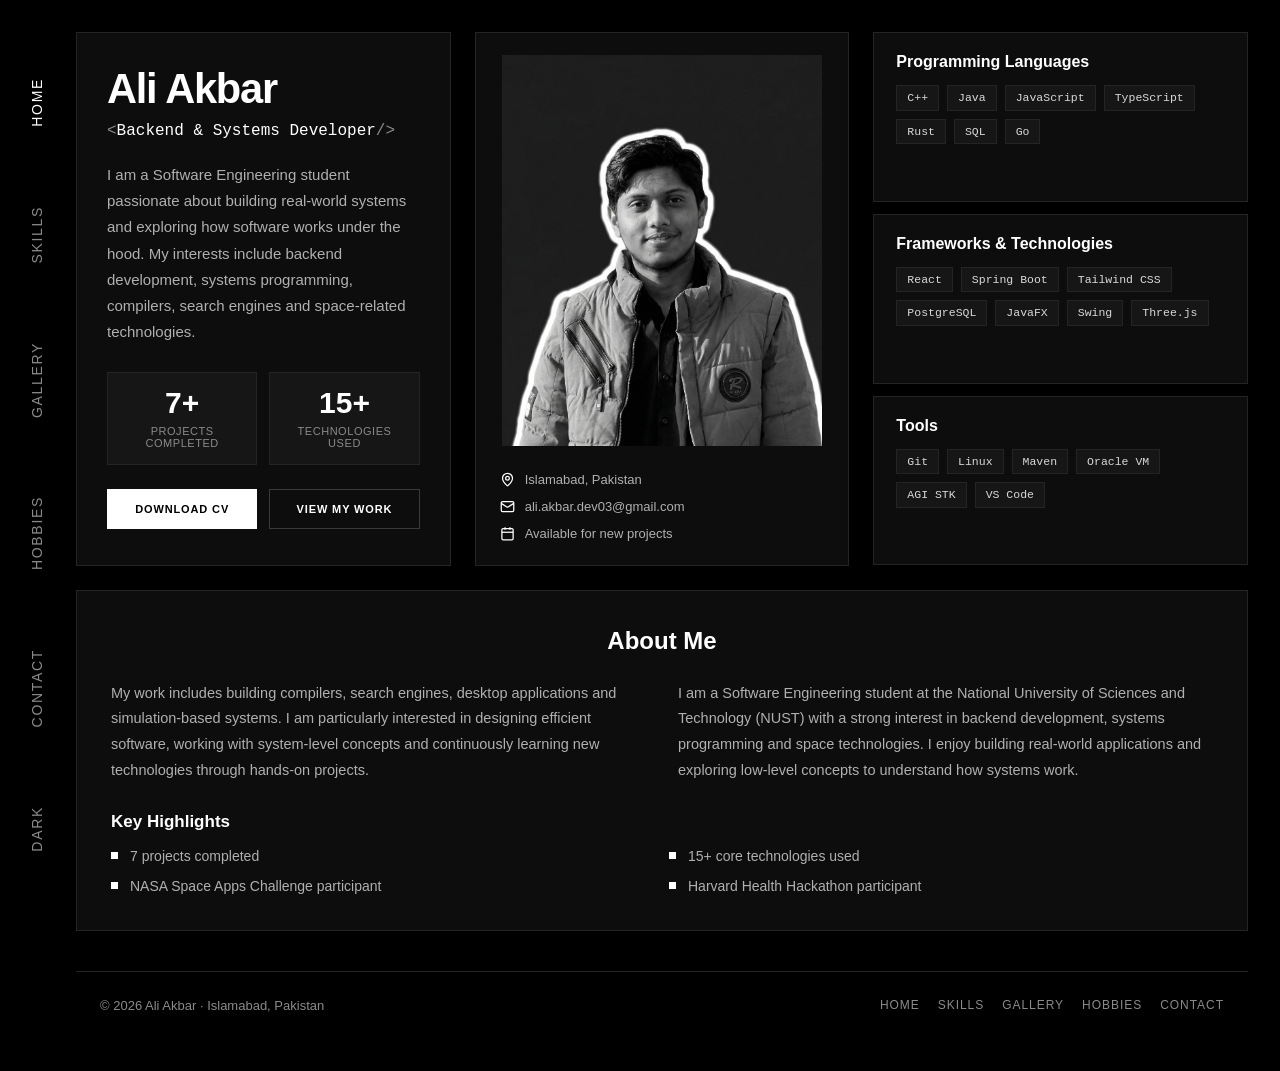
<file: index.html>
<!DOCTYPE html>
<html lang="en" data-theme="dark">
<head>
  <meta charset="UTF-8">
  <meta name="viewport" content="width=device-width, initial-scale=1.0">
  <title>Ali Akbar - Backend &amp; Systems Developer</title>
  <meta name="description" content="Portfolio of Ali Akbar, Software Engineering student at NUST working on backend systems, compilers, search engines and space technologies.">
  <meta name="author" content="Ali Akbar">
  <link rel="icon" href="images/portfolio.png">
  <link rel="stylesheet" href="css/style.css">
  <script>
    (function () {
      try {
        var saved = localStorage.getItem('portfolio-theme');
        var theme = (saved === 'light' || saved === 'dark') ? saved : 'dark';
        document.documentElement.setAttribute('data-theme', theme);
      } catch (e) {
        document.documentElement.setAttribute('data-theme', 'dark');
      }
    })();
  </script>
</head>
<body>
  <nav class="side-nav" aria-label="Main navigation">
      <a href="index.html" class="active">Home</a>
      <a href="skills.html">Skills</a>
      <a href="gallery.html">Gallery</a>
      <a href="hobbies.html">Hobbies</a>
      <a href="contact.html">Contact</a>
    <button type="button" class="theme-toggle-side" onclick="toggleTheme()"
            aria-label="Toggle light and dark mode" data-theme-label>Dark</button>
  </nav>

  <nav class="dock-nav" aria-label="Main navigation">
    <div class="dock-inner">
        <a href="index.html" class="active">Home</a>
        <a href="skills.html">Skills</a>
        <a href="gallery.html">Gallery</a>
        <a href="hobbies.html">Hobbies</a>
        <a href="contact.html">Contact</a>
      <button type="button" onclick="toggleTheme()"
              aria-label="Toggle light and dark mode" data-theme-label>Dark</button>
    </div>
  </nav>

  <main class="main">
      <section id="about">
        <div class="card hero-left">
          <div>
            <h1 class="hero-name">Ali Akbar</h1>
            <p class="hero-tag">
              <span class="text-tech">&lt;</span><span class="role">Backend &amp; Systems Developer</span><span class="text-tech">/&gt;</span>
            </p>
            <p class="hero-desc">
              I am a Software Engineering student passionate about building real-world systems and exploring how
              software works under the hood. My interests include backend development, systems programming,
              compilers, search engines and space-related technologies.
            </p>

            <div class="hero-stats">
              <div class="stat-box">
                <span class="stat-num">7+</span>
                <div class="stat-label">Projects Completed</div>
              </div>
              <div class="stat-box">
                <span class="stat-num">15+</span>
                <div class="stat-label">Technologies Used</div>
              </div>
            </div>
          </div>

          <div class="hero-btns">
            <a href="assets/resume.pdf" target="_blank" rel="noopener noreferrer" class="btn-primary">Download CV</a>
            <a href="gallery.html" class="btn-outline">View My Work</a>
          </div>
        </div>

        <div class="card hero-center">
          <div class="hero-photo-area">
            <img src="images/profilepic.jpeg" alt="Ali Akbar" class="hero-photo hero-photo-dark" width="270" height="370">
            <img src="images/profilepic-Photoroom.png" alt="Ali Akbar" class="hero-photo hero-photo-light" width="270" height="370">
          </div>
          <div class="hero-info">
            <div class="info-row">
              <svg width="15" height="15" viewBox="0 0 24 24" fill="none" stroke="currentColor" stroke-width="2">
                <path d="M20 10c0 4.993-5.539 10.193-7.399 11.799a1 1 0 0 1-1.202 0C9.539 20.193 4 14.993 4 10a8 8 0 0 1 16 0"/>
                <circle cx="12" cy="10" r="3"/>
              </svg>
              <span>Islamabad, Pakistan</span>
            </div>
            <div class="info-row">
              <svg width="15" height="15" viewBox="0 0 24 24" fill="none" stroke="currentColor" stroke-width="2">
                <rect width="20" height="16" x="2" y="4" rx="2"/><path d="m22 7-8.97 5.7a1.94 1.94 0 0 1-2.06 0L2 7"/>
              </svg>
              <a href="mailto:ali.akbar.dev03@gmail.com">ali.akbar.dev03@gmail.com</a>
            </div>
            <div class="info-row">
              <svg width="15" height="15" viewBox="0 0 24 24" fill="none" stroke="currentColor" stroke-width="2">
                <path d="M8 2v4"/><path d="M16 2v4"/><rect width="18" height="18" x="3" y="4" rx="2"/><path d="M3 10h18"/>
              </svg>
              <span>Available for new projects</span>
            </div>
          </div>
        </div>

        <div class="hero-right">
        <div class="card skill-card">
          <h3>Programming Languages</h3>
          <div class="tags">
            <span class="tag">C++</span>
            <span class="tag">Java</span>
            <span class="tag">JavaScript</span>
            <span class="tag">TypeScript</span>
            <span class="tag">Rust</span>
            <span class="tag">SQL</span>
            <span class="tag">Go</span>
          </div>
        </div>
        <div class="card skill-card">
          <h3>Frameworks &amp; Technologies</h3>
          <div class="tags">
            <span class="tag">React</span>
            <span class="tag">Spring Boot</span>
            <span class="tag">Tailwind CSS</span>
            <span class="tag">PostgreSQL</span>
            <span class="tag">JavaFX</span>
            <span class="tag">Swing</span>
            <span class="tag">Three.js</span>
          </div>
        </div>
        <div class="card skill-card">
          <h3>Tools</h3>
          <div class="tags">
            <span class="tag">Git</span>
            <span class="tag">Linux</span>
            <span class="tag">Maven</span>
            <span class="tag">Oracle VM</span>
            <span class="tag">AGI STK</span>
            <span class="tag">VS Code</span>
          </div>
        </div>
        </div>
      </section>

      <section class="card about-card">
        <h2>About Me</h2>

        <div class="about-columns">
          <p class="about-text">
            My work includes building compilers, search engines, desktop applications and simulation-based
            systems. I am particularly interested in designing efficient software, working with system-level
            concepts and continuously learning new technologies through hands-on projects.
          </p>
          <p class="about-text">
            I am a Software Engineering student at the National University of Sciences and Technology (NUST)
            with a strong interest in backend development, systems programming and space technologies. I enjoy
            building real-world applications and exploring low-level concepts to understand how systems work.
          </p>
        </div>

        <h3 class="about-sub">Key Highlights</h3>
        <div class="about-grid">
            <div class="about-item"><span class="about-dot"></span><span>7 projects completed</span></div>
            <div class="about-item"><span class="about-dot"></span><span>15+ core technologies used</span></div>
            <div class="about-item"><span class="about-dot"></span><span>NASA Space Apps Challenge participant</span></div>
            <div class="about-item"><span class="about-dot"></span><span>Harvard Health Hackathon participant</span></div>
        </div>
      </section>


      <footer class="site-footer">
        <p>&copy; 2026 Ali Akbar &middot; Islamabad, Pakistan</p>
        <div class="footer-links">
          <a href="index.html">Home</a>
          <a href="skills.html">Skills</a>
          <a href="gallery.html">Gallery</a>
          <a href="hobbies.html">Hobbies</a>
          <a href="contact.html">Contact</a>
        </div>
      </footer>
  </main>

  <script>
    function paintThemeLabels() {
      var light = document.documentElement.getAttribute('data-theme') === 'light';
      var nodes = document.querySelectorAll('[data-theme-label]');
      for (var i = 0; i < nodes.length; i++) { nodes[i].textContent = light ? 'Light' : 'Dark'; }
    }
    function toggleTheme() {
      var light = document.documentElement.getAttribute('data-theme') === 'light';
      var next = light ? 'dark' : 'light';
      document.documentElement.setAttribute('data-theme', next);
      try { localStorage.setItem('portfolio-theme', next); } catch (e) {}
      paintThemeLabels();
    }
    paintThemeLabels();
  </script>
</body>
</html>
</file>
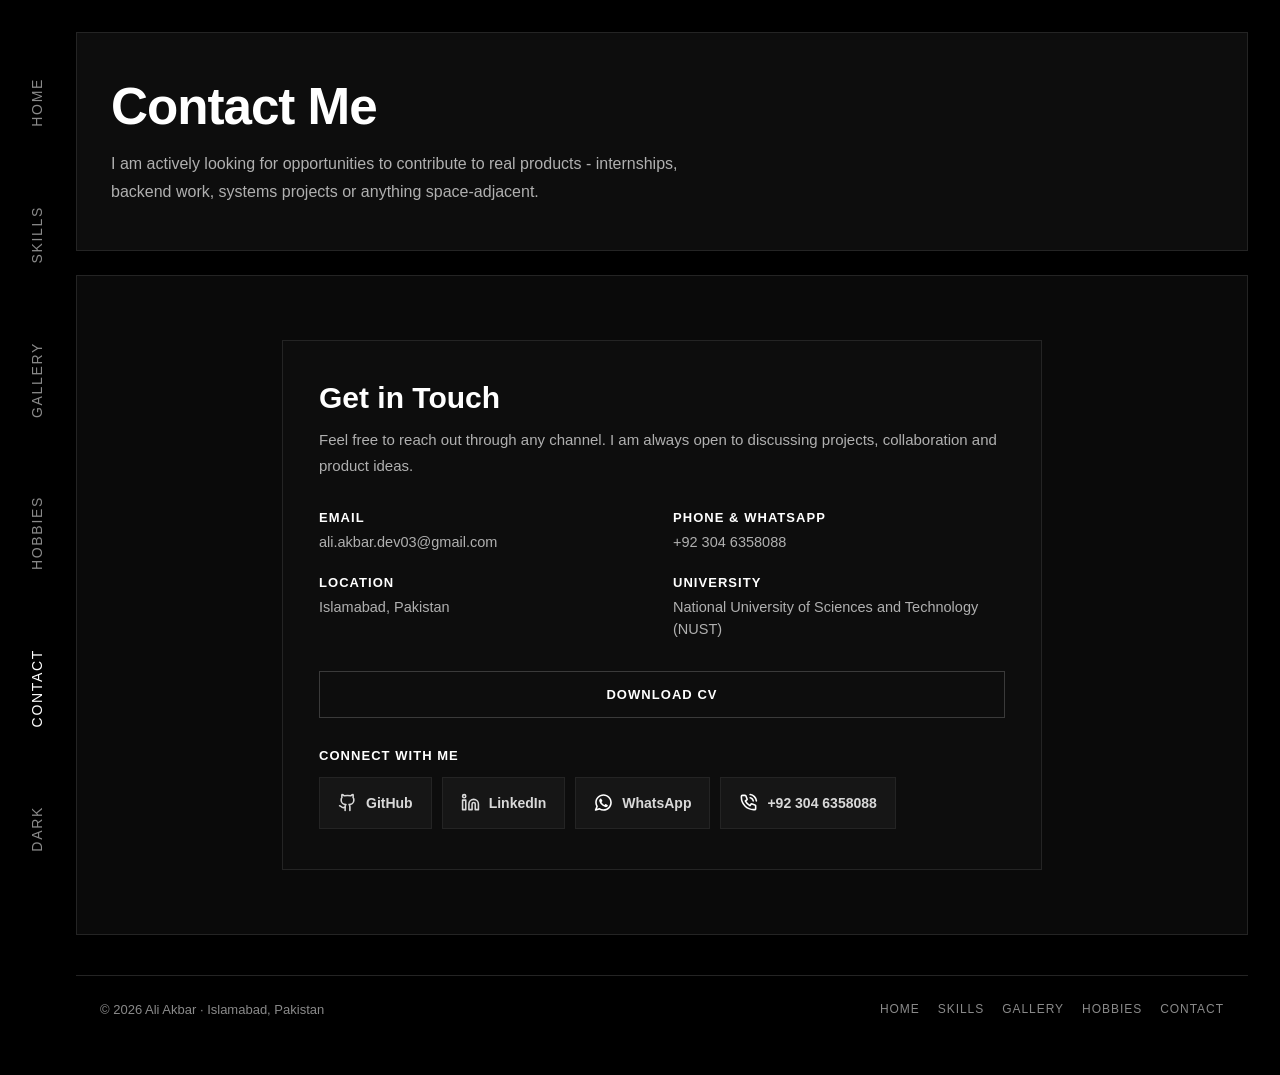
<file: contact.html>
<!DOCTYPE html>
<html lang="en" data-theme="dark">
<head>
  <meta charset="UTF-8">
  <meta name="viewport" content="width=device-width, initial-scale=1.0">
  <title>Contact Me - Ali Akbar</title>
  <meta name="description" content="Get in touch with Ali Akbar by email, phone, WhatsApp, GitHub or LinkedIn.">
  <meta name="author" content="Ali Akbar">
  <link rel="icon" href="images/portfolio.png">
  <link rel="stylesheet" href="css/style.css">
  <script>
    (function () {
      try {
        var saved = localStorage.getItem('portfolio-theme');
        var theme = (saved === 'light' || saved === 'dark') ? saved : 'dark';
        document.documentElement.setAttribute('data-theme', theme);
      } catch (e) {
        document.documentElement.setAttribute('data-theme', 'dark');
      }
    })();
  </script>
</head>
<body>
  <nav class="side-nav" aria-label="Main navigation">
      <a href="index.html">Home</a>
      <a href="skills.html">Skills</a>
      <a href="gallery.html">Gallery</a>
      <a href="hobbies.html">Hobbies</a>
      <a href="contact.html" class="active">Contact</a>
    <button type="button" class="theme-toggle-side" onclick="toggleTheme()"
            aria-label="Toggle light and dark mode" data-theme-label>Dark</button>
  </nav>

  <nav class="dock-nav" aria-label="Main navigation">
    <div class="dock-inner">
        <a href="index.html">Home</a>
        <a href="skills.html">Skills</a>
        <a href="gallery.html">Gallery</a>
        <a href="hobbies.html">Hobbies</a>
        <a href="contact.html" class="active">Contact</a>
      <button type="button" onclick="toggleTheme()"
              aria-label="Toggle light and dark mode" data-theme-label>Dark</button>
    </div>
  </nav>

  <main class="main">
      <header class="card page-head">
        <h1>Contact Me</h1>
        <p>
          I am actively looking for opportunities to contribute to real products - internships, backend
          work, systems projects or anything space-adjacent.
        </p>
      </header>

      <section class="panel wrap">
        <div class="card contact-card">
          <h2>Get in Touch</h2>
          <p class="intro">
            Feel free to reach out through any channel. I am always open to discussing projects,
            collaboration and product ideas.
          </p>

          <div class="contact-meta">
            <div>
              <h3>Email</h3>
              <a href="mailto:ali.akbar.dev03@gmail.com">ali.akbar.dev03@gmail.com</a>
            </div>
            <div>
              <h3>Phone &amp; WhatsApp</h3>
              <a href="tel:+923046358088">+92 304 6358088</a>
            </div>
            <div>
              <h3>Location</h3>
              <p>Islamabad, Pakistan</p>
            </div>
            <div>
              <h3>University</h3>
              <p>National University of Sciences and Technology (NUST)</p>
            </div>
          </div>

          <a href="assets/resume.pdf" target="_blank" rel="noopener noreferrer" class="contact-download">
            Download CV
          </a>

          <h3 class="social-title">Connect with me</h3>
          <div class="social-grid">
            <a href="https://github.com/fromearth03/" target="_blank" rel="noopener noreferrer" class="social-chip">
              <svg viewBox="0 0 24 24" fill="none" stroke="currentColor" stroke-width="2"
                   stroke-linecap="round" stroke-linejoin="round"><path d="M15 22v-4a4.8 4.8 0 0 0-1-3.5c3 0 6-2 6-5.5.08-1.25-.27-2.48-1-3.5.28-1.15.28-2.35 0-3.5 0 0-1 0-3 1.5-2.64-.5-5.36-.5-8 0C6 2 5 2 5 2c-.3 1.15-.3 2.35 0 3.5A5.403 5.403 0 0 0 4 9c0 3.5 3 5.5 6 5.5-.39.49-.68 1.05-.85 1.65-.17.6-.22 1.23-.15 1.85v4"/><path d="M9 18c-4.51 2-5-2-7-2"/></svg>
              GitHub
            </a>
            <a href="https://www.linkedin.com/in/ali-akbar-se/" target="_blank" rel="noopener noreferrer" class="social-chip">
              <svg viewBox="0 0 24 24" fill="none" stroke="currentColor" stroke-width="2"
                   stroke-linecap="round" stroke-linejoin="round"><path d="M16 8a6 6 0 0 1 6 6v7h-4v-7a2 2 0 0 0-2-2 2 2 0 0 0-2 2v7h-4v-7a6 6 0 0 1 6-6z"/><rect width="4" height="12" x="2" y="9"/><circle cx="4" cy="4" r="2"/></svg>
              LinkedIn
            </a>
            <a href="https://wa.me/923046358088" target="_blank" rel="noopener noreferrer" class="social-chip">
              <img src="images/icons/whatsapp.svg" alt="">
              WhatsApp
            </a>
            <a href="tel:+923046358088" class="social-chip">
              <img src="images/icons/phone.svg" alt="">
              +92 304 6358088
            </a>
          </div>
        </div>
      </section>


      <footer class="site-footer">
        <p>&copy; 2026 Ali Akbar &middot; Islamabad, Pakistan</p>
        <div class="footer-links">
          <a href="index.html">Home</a>
          <a href="skills.html">Skills</a>
          <a href="gallery.html">Gallery</a>
          <a href="hobbies.html">Hobbies</a>
          <a href="contact.html">Contact</a>
        </div>
      </footer>
  </main>

  <script>
    function paintThemeLabels() {
      var light = document.documentElement.getAttribute('data-theme') === 'light';
      var nodes = document.querySelectorAll('[data-theme-label]');
      for (var i = 0; i < nodes.length; i++) { nodes[i].textContent = light ? 'Light' : 'Dark'; }
    }
    function toggleTheme() {
      var light = document.documentElement.getAttribute('data-theme') === 'light';
      var next = light ? 'dark' : 'light';
      document.documentElement.setAttribute('data-theme', next);
      try { localStorage.setItem('portfolio-theme', next); } catch (e) {}
      paintThemeLabels();
    }
    paintThemeLabels();
  </script>
</body>
</html>
</file>
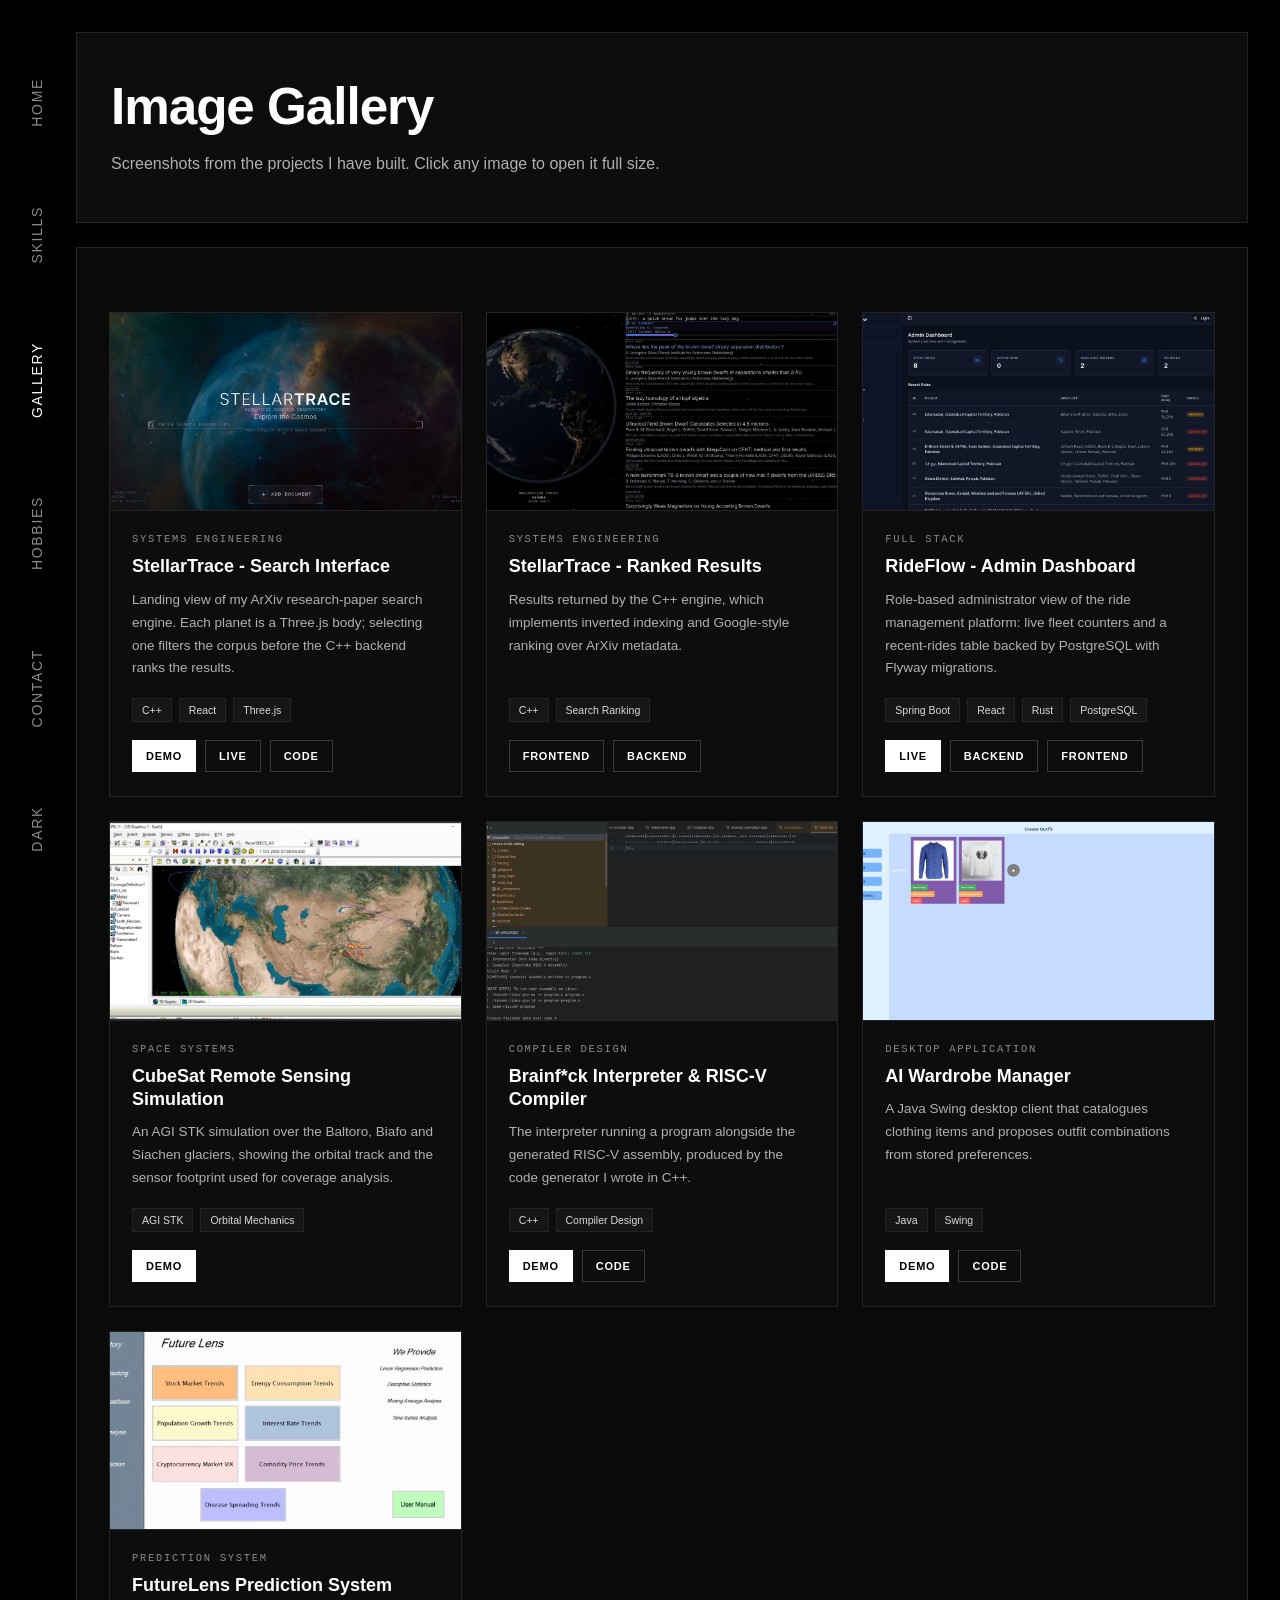
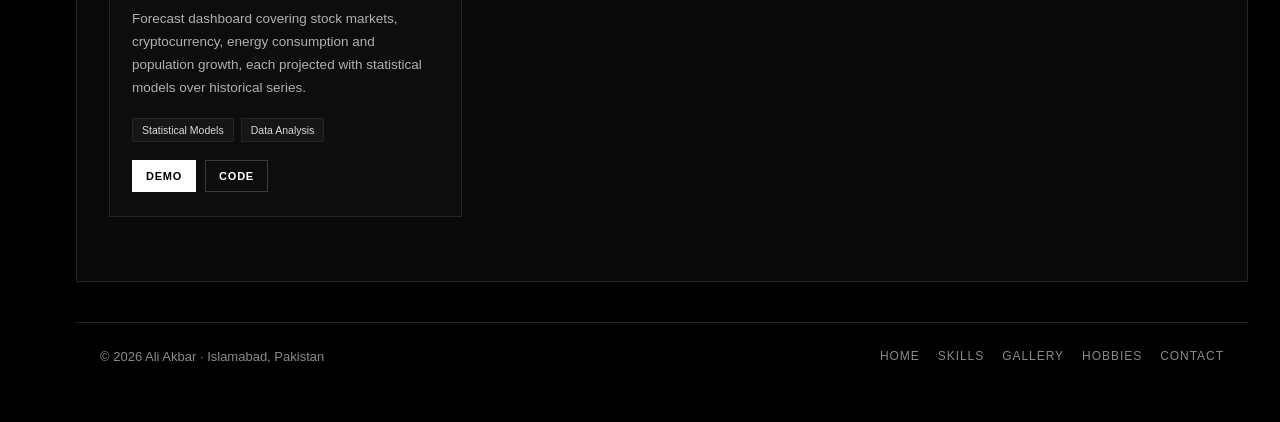
<file: gallery.html>
<!DOCTYPE html>
<html lang="en" data-theme="dark">
<head>
  <meta charset="UTF-8">
  <meta name="viewport" content="width=device-width, initial-scale=1.0">
  <title>Image Gallery - Ali Akbar</title>
  <meta name="description" content="Screenshots from Ali Akbar's software projects.">
  <meta name="author" content="Ali Akbar">
  <link rel="icon" href="images/portfolio.png">
  <link rel="stylesheet" href="css/style.css">
  <script>
    (function () {
      try {
        var saved = localStorage.getItem('portfolio-theme');
        var theme = (saved === 'light' || saved === 'dark') ? saved : 'dark';
        document.documentElement.setAttribute('data-theme', theme);
      } catch (e) {
        document.documentElement.setAttribute('data-theme', 'dark');
      }
    })();
  </script>
</head>
<body>
  <nav class="side-nav" aria-label="Main navigation">
      <a href="index.html">Home</a>
      <a href="skills.html">Skills</a>
      <a href="gallery.html" class="active">Gallery</a>
      <a href="hobbies.html">Hobbies</a>
      <a href="contact.html">Contact</a>
    <button type="button" class="theme-toggle-side" onclick="toggleTheme()"
            aria-label="Toggle light and dark mode" data-theme-label>Dark</button>
  </nav>

  <nav class="dock-nav" aria-label="Main navigation">
    <div class="dock-inner">
        <a href="index.html">Home</a>
        <a href="skills.html">Skills</a>
        <a href="gallery.html" class="active">Gallery</a>
        <a href="hobbies.html">Hobbies</a>
        <a href="contact.html">Contact</a>
      <button type="button" onclick="toggleTheme()"
              aria-label="Toggle light and dark mode" data-theme-label>Dark</button>
    </div>
  </nav>

  <main class="main">
      <header class="card page-head">
        <h1>Image Gallery</h1>
        <p>Screenshots from the projects I have built. Click any image to open it full size.</p>
      </header>

      <section class="panel wrap" id="gallery">
        <div class="gallery-grid">
          <figure class="card shot">
            <a class="shot-frame" href="#shot-stellar-1">
              <img src="images/projects/stellar-trace1.jpg" alt="StellarTrace - Search Interface" loading="lazy">
            </a>
            <figcaption class="shot-body">
              <div class="shot-cat">Systems Engineering</div>
              <h2 class="shot-title">StellarTrace - Search Interface</h2>
              <p class="shot-caption">Landing view of my ArXiv research-paper search engine. Each planet is a Three.js body; selecting one filters the corpus before the C++ backend ranks the results.</p>
              <div class="shot-tags">
              <span>C++</span>
              <span>React</span>
              <span>Three.js</span>
              </div>
              <div class="shot-links">
              <a href="https://youtu.be/BOFRgs9mFU8" target="_blank" rel="noopener noreferrer" class="solid">Demo</a>
              <a href="https://stellar-trace.tech" target="_blank" rel="noopener noreferrer">Live</a>
              <a href="https://github.com/fromearth03/StellarTrace.git" target="_blank" rel="noopener noreferrer">Code</a>
              </div>
            </figcaption>
          </figure>
          <figure class="card shot">
            <a class="shot-frame" href="#shot-stellar-2">
              <img src="images/projects/stellar-trace2.jpg" alt="StellarTrace - Ranked Results" loading="lazy">
            </a>
            <figcaption class="shot-body">
              <div class="shot-cat">Systems Engineering</div>
              <h2 class="shot-title">StellarTrace - Ranked Results</h2>
              <p class="shot-caption">Results returned by the C++ engine, which implements inverted indexing and Google-style ranking over ArXiv metadata.</p>
              <div class="shot-tags">
              <span>C++</span>
              <span>Search Ranking</span>
              </div>
              <div class="shot-links">
              <a href="https://github.com/fromearth03/StellarTrace-Front-end.git" target="_blank" rel="noopener noreferrer">Frontend</a>
              <a href="https://github.com/fromearth03/StellarTrace.git" target="_blank" rel="noopener noreferrer">Backend</a>
              </div>
            </figcaption>
          </figure>
          <figure class="card shot">
            <a class="shot-frame" href="#shot-rideflow">
              <img src="images/projects/rideflow.jpg" alt="RideFlow - Admin Dashboard" loading="lazy">
            </a>
            <figcaption class="shot-body">
              <div class="shot-cat">Full Stack</div>
              <h2 class="shot-title">RideFlow - Admin Dashboard</h2>
              <p class="shot-caption">Role-based administrator view of the ride management platform: live fleet counters and a recent-rides table backed by PostgreSQL with Flyway migrations.</p>
              <div class="shot-tags">
              <span>Spring Boot</span>
              <span>React</span>
              <span>Rust</span>
              <span>PostgreSQL</span>
              </div>
              <div class="shot-links">
              <a href="https://rideflow.aliakbar.systems/" target="_blank" rel="noopener noreferrer" class="solid">Live</a>
              <a href="https://github.com/fromearth03/RideFlow" target="_blank" rel="noopener noreferrer">Backend</a>
              <a href="https://github.com/fromearth03/RideFlow-FrontEnd" target="_blank" rel="noopener noreferrer">Frontend</a>
              </div>
            </figcaption>
          </figure>
          <figure class="card shot">
            <a class="shot-frame" href="#shot-cubesat">
              <img src="images/projects/cubesat.jpg" alt="CubeSat Remote Sensing Simulation" loading="lazy">
            </a>
            <figcaption class="shot-body">
              <div class="shot-cat">Space Systems</div>
              <h2 class="shot-title">CubeSat Remote Sensing Simulation</h2>
              <p class="shot-caption">An AGI STK simulation over the Baltoro, Biafo and Siachen glaciers, showing the orbital track and the sensor footprint used for coverage analysis.</p>
              <div class="shot-tags">
              <span>AGI STK</span>
              <span>Orbital Mechanics</span>
              </div>
              <div class="shot-links">
              <a href="https://youtu.be/m5Z3xzQ-bHU" target="_blank" rel="noopener noreferrer" class="solid">Demo</a>
              </div>
            </figcaption>
          </figure>
          <figure class="card shot">
            <a class="shot-frame" href="#shot-brainfuck">
              <img src="images/projects/brainfuck.jpg" alt="Brainf*ck Interpreter and RISC-V Compiler" loading="lazy">
            </a>
            <figcaption class="shot-body">
              <div class="shot-cat">Compiler Design</div>
              <h2 class="shot-title">Brainf*ck Interpreter &amp; RISC-V Compiler</h2>
              <p class="shot-caption">The interpreter running a program alongside the generated RISC-V assembly, produced by the code generator I wrote in C++.</p>
              <div class="shot-tags">
              <span>C++</span>
              <span>Compiler Design</span>
              </div>
              <div class="shot-links">
              <a href="https://youtu.be/4FCjndDlJYM" target="_blank" rel="noopener noreferrer" class="solid">Demo</a>
              <a href="https://github.com/fromearth03/Brain-F-Interpreter-and-RISC-V-Compiler.git" target="_blank" rel="noopener noreferrer">Code</a>
              </div>
            </figcaption>
          </figure>
          <figure class="card shot">
            <a class="shot-frame" href="#shot-wardrobe">
              <img src="images/projects/wardrobe.jpg" alt="AI Wardrobe Manager" loading="lazy">
            </a>
            <figcaption class="shot-body">
              <div class="shot-cat">Desktop Application</div>
              <h2 class="shot-title">AI Wardrobe Manager</h2>
              <p class="shot-caption">A Java Swing desktop client that catalogues clothing items and proposes outfit combinations from stored preferences.</p>
              <div class="shot-tags">
              <span>Java</span>
              <span>Swing</span>
              </div>
              <div class="shot-links">
              <a href="https://youtu.be/w-Py5XX67ws" target="_blank" rel="noopener noreferrer" class="solid">Demo</a>
              <a href="https://github.com/fromearth03/Wardrobe-Manager.git" target="_blank" rel="noopener noreferrer">Code</a>
              </div>
            </figcaption>
          </figure>
          <figure class="card shot">
            <a class="shot-frame" href="#shot-futurelens">
              <img src="images/projects/futurelens.jpg" alt="FutureLens Prediction System" loading="lazy">
            </a>
            <figcaption class="shot-body">
              <div class="shot-cat">Prediction System</div>
              <h2 class="shot-title">FutureLens Prediction System</h2>
              <p class="shot-caption">Forecast dashboard covering stock markets, cryptocurrency, energy consumption and population growth, each projected with statistical models over historical series.</p>
              <div class="shot-tags">
              <span>Statistical Models</span>
              <span>Data Analysis</span>
              </div>
              <div class="shot-links">
              <a href="https://youtu.be/6Pe_kAIO26g" target="_blank" rel="noopener noreferrer" class="solid">Demo</a>
              <a href="https://github.com/fromearth03/Future-Lens.git" target="_blank" rel="noopener noreferrer">Code</a>
              </div>
            </figcaption>
          </figure>
        </div>
      </section>


      <footer class="site-footer">
        <p>&copy; 2026 Ali Akbar &middot; Islamabad, Pakistan</p>
        <div class="footer-links">
          <a href="index.html">Home</a>
          <a href="skills.html">Skills</a>
          <a href="gallery.html">Gallery</a>
          <a href="hobbies.html">Hobbies</a>
          <a href="contact.html">Contact</a>
        </div>
      </footer>
  </main>

  <div class="lightbox" id="shot-stellar-1">
    <a class="lightbox-backdrop" href="#gallery" aria-label="Close"></a>
    <a class="lightbox-close" href="#gallery" aria-label="Close">&times;</a>
    <figure>
      <img src="images/projects/stellar-trace1.jpg" alt="StellarTrace - Search Interface">
      <figcaption><strong>StellarTrace - Search Interface</strong>Landing view of my ArXiv research-paper search engine. Each planet is a Three.js body; selecting one filters the corpus before the C++ backend ranks the results.</figcaption>
    </figure>
  </div>
  <div class="lightbox" id="shot-stellar-2">
    <a class="lightbox-backdrop" href="#gallery" aria-label="Close"></a>
    <a class="lightbox-close" href="#gallery" aria-label="Close">&times;</a>
    <figure>
      <img src="images/projects/stellar-trace2.jpg" alt="StellarTrace - Ranked Results">
      <figcaption><strong>StellarTrace - Ranked Results</strong>Results returned by the C++ engine, which implements inverted indexing and Google-style ranking over ArXiv metadata.</figcaption>
    </figure>
  </div>
  <div class="lightbox" id="shot-rideflow">
    <a class="lightbox-backdrop" href="#gallery" aria-label="Close"></a>
    <a class="lightbox-close" href="#gallery" aria-label="Close">&times;</a>
    <figure>
      <img src="images/projects/rideflow.jpg" alt="RideFlow - Admin Dashboard">
      <figcaption><strong>RideFlow - Admin Dashboard</strong>Role-based administrator view of the ride management platform: live fleet counters and a recent-rides table backed by PostgreSQL with Flyway migrations.</figcaption>
    </figure>
  </div>
  <div class="lightbox" id="shot-cubesat">
    <a class="lightbox-backdrop" href="#gallery" aria-label="Close"></a>
    <a class="lightbox-close" href="#gallery" aria-label="Close">&times;</a>
    <figure>
      <img src="images/projects/cubesat.jpg" alt="CubeSat Remote Sensing Simulation">
      <figcaption><strong>CubeSat Remote Sensing Simulation</strong>An AGI STK simulation over the Baltoro, Biafo and Siachen glaciers, showing the orbital track and the sensor footprint used for coverage analysis.</figcaption>
    </figure>
  </div>
  <div class="lightbox" id="shot-brainfuck">
    <a class="lightbox-backdrop" href="#gallery" aria-label="Close"></a>
    <a class="lightbox-close" href="#gallery" aria-label="Close">&times;</a>
    <figure>
      <img src="images/projects/brainfuck.jpg" alt="Brainf*ck Interpreter and RISC-V Compiler">
      <figcaption><strong>Brainf*ck Interpreter &amp; RISC-V Compiler</strong>The interpreter running a program alongside the generated RISC-V assembly, produced by the code generator I wrote in C++.</figcaption>
    </figure>
  </div>
  <div class="lightbox" id="shot-wardrobe">
    <a class="lightbox-backdrop" href="#gallery" aria-label="Close"></a>
    <a class="lightbox-close" href="#gallery" aria-label="Close">&times;</a>
    <figure>
      <img src="images/projects/wardrobe.jpg" alt="AI Wardrobe Manager">
      <figcaption><strong>AI Wardrobe Manager</strong>A Java Swing desktop client that catalogues clothing items and proposes outfit combinations from stored preferences.</figcaption>
    </figure>
  </div>
  <div class="lightbox" id="shot-futurelens">
    <a class="lightbox-backdrop" href="#gallery" aria-label="Close"></a>
    <a class="lightbox-close" href="#gallery" aria-label="Close">&times;</a>
    <figure>
      <img src="images/projects/futurelens.jpg" alt="FutureLens Prediction System">
      <figcaption><strong>FutureLens Prediction System</strong>Forecast dashboard covering stock markets, cryptocurrency, energy consumption and population growth, each projected with statistical models over historical series.</figcaption>
    </figure>
  </div>
  <script>
    function paintThemeLabels() {
      var light = document.documentElement.getAttribute('data-theme') === 'light';
      var nodes = document.querySelectorAll('[data-theme-label]');
      for (var i = 0; i < nodes.length; i++) { nodes[i].textContent = light ? 'Light' : 'Dark'; }
    }
    function toggleTheme() {
      var light = document.documentElement.getAttribute('data-theme') === 'light';
      var next = light ? 'dark' : 'light';
      document.documentElement.setAttribute('data-theme', next);
      try { localStorage.setItem('portfolio-theme', next); } catch (e) {}
      paintThemeLabels();
    }
    paintThemeLabels();
  </script>
</body>
</html>
</file>
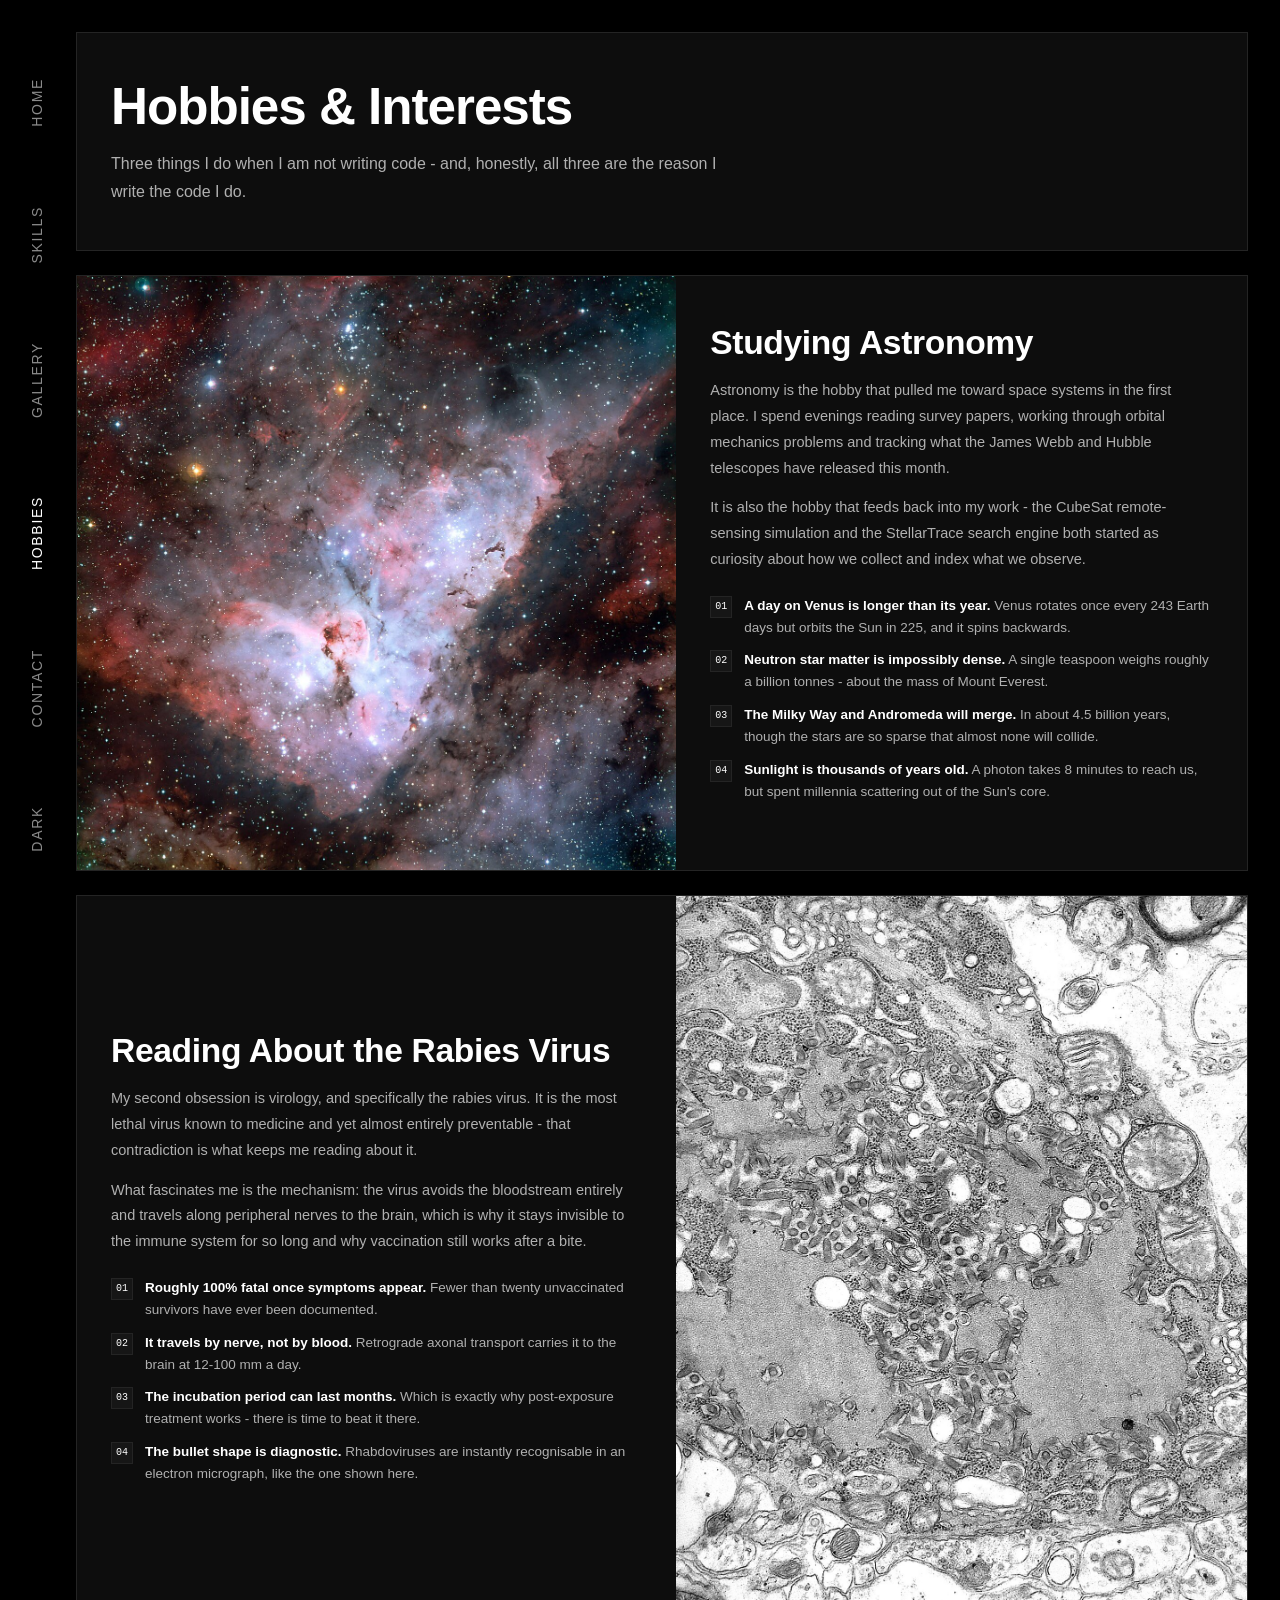
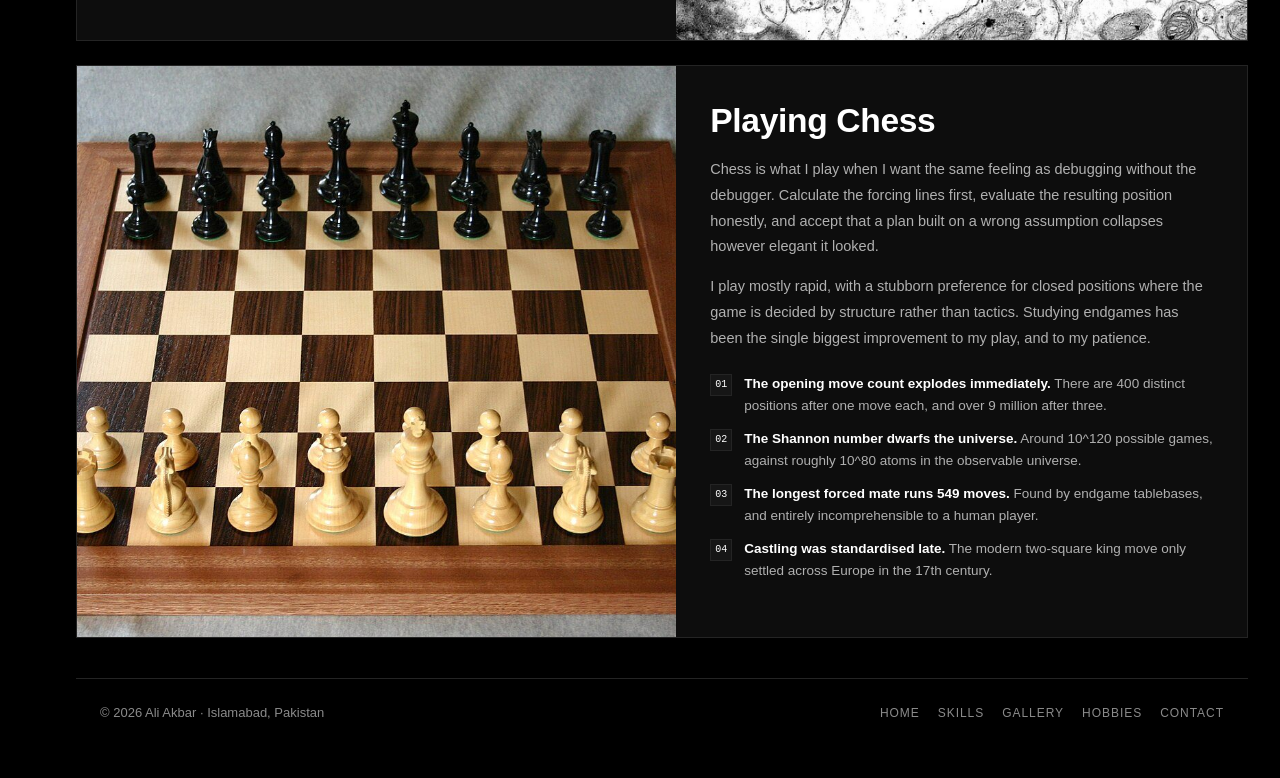
<file: hobbies.html>
<!DOCTYPE html>
<html lang="en" data-theme="dark">
<head>
  <meta charset="UTF-8">
  <meta name="viewport" content="width=device-width, initial-scale=1.0">
  <title>Hobbies - Ali Akbar</title>
  <meta name="description" content="Ali Akbar's hobbies: astronomy, the rabies virus and chess.">
  <meta name="author" content="Ali Akbar">
  <link rel="icon" href="images/portfolio.png">
  <link rel="stylesheet" href="css/style.css">
  <script>
    (function () {
      try {
        var saved = localStorage.getItem('portfolio-theme');
        var theme = (saved === 'light' || saved === 'dark') ? saved : 'dark';
        document.documentElement.setAttribute('data-theme', theme);
      } catch (e) {
        document.documentElement.setAttribute('data-theme', 'dark');
      }
    })();
  </script>
</head>
<body>
  <nav class="side-nav" aria-label="Main navigation">
      <a href="index.html">Home</a>
      <a href="skills.html">Skills</a>
      <a href="gallery.html">Gallery</a>
      <a href="hobbies.html" class="active">Hobbies</a>
      <a href="contact.html">Contact</a>
    <button type="button" class="theme-toggle-side" onclick="toggleTheme()"
            aria-label="Toggle light and dark mode" data-theme-label>Dark</button>
  </nav>

  <nav class="dock-nav" aria-label="Main navigation">
    <div class="dock-inner">
        <a href="index.html">Home</a>
        <a href="skills.html">Skills</a>
        <a href="gallery.html">Gallery</a>
        <a href="hobbies.html" class="active">Hobbies</a>
        <a href="contact.html">Contact</a>
      <button type="button" onclick="toggleTheme()"
              aria-label="Toggle light and dark mode" data-theme-label>Dark</button>
    </div>
  </nav>

  <main class="main">
      <header class="card page-head">
        <h1>Hobbies &amp; Interests</h1>
        <p>
          Three things I do when I am not writing code - and, honestly, all three are the reason I write
          the code I do.
        </p>
      </header>

      <div class="wrap">
      <section class="card hobby">
        <div class="hobby-media">
          <img src="images/hobbies/astronomy-carina.jpg" alt="The Carina Nebula" loading="lazy">
        </div>
        <div class="hobby-body">
          <h2>Studying Astronomy</h2>
          <p>Astronomy is the hobby that pulled me toward space systems in the first place. I spend evenings reading survey papers, working through orbital mechanics problems and tracking what the James Webb and Hubble telescopes have released this month.</p>
          <p>It is also the hobby that feeds back into my work - the CubeSat remote-sensing simulation and the StellarTrace search engine both started as curiosity about how we collect and index what we observe.</p>
          <div class="facts">
            <div class="fact"><span class="fact-mark">01</span><span><b>A day on Venus is longer than its year.</b> Venus rotates once every 243 Earth days but orbits the Sun in 225, and it spins backwards.</span></div>
            <div class="fact"><span class="fact-mark">02</span><span><b>Neutron star matter is impossibly dense.</b> A single teaspoon weighs roughly a billion tonnes - about the mass of Mount Everest.</span></div>
            <div class="fact"><span class="fact-mark">03</span><span><b>The Milky Way and Andromeda will merge.</b> In about 4.5 billion years, though the stars are so sparse that almost none will collide.</span></div>
            <div class="fact"><span class="fact-mark">04</span><span><b>Sunlight is thousands of years old.</b> A photon takes 8 minutes to reach us, but spent millennia scattering out of the Sun's core.</span></div>
          </div>
        </div>
      </section>

      <section class="card hobby flip">
        <div class="hobby-media">
          <img src="images/hobbies/rabies-virus.jpg" alt="Rabies virions under an electron microscope" loading="lazy">
        </div>
        <div class="hobby-body">
          <h2>Reading About the Rabies Virus</h2>
          <p>My second obsession is virology, and specifically the rabies virus. It is the most lethal virus known to medicine and yet almost entirely preventable - that contradiction is what keeps me reading about it.</p>
          <p>What fascinates me is the mechanism: the virus avoids the bloodstream entirely and travels along peripheral nerves to the brain, which is why it stays invisible to the immune system for so long and why vaccination still works after a bite.</p>
          <div class="facts">
            <div class="fact"><span class="fact-mark">01</span><span><b>Roughly 100% fatal once symptoms appear.</b> Fewer than twenty unvaccinated survivors have ever been documented.</span></div>
            <div class="fact"><span class="fact-mark">02</span><span><b>It travels by nerve, not by blood.</b> Retrograde axonal transport carries it to the brain at 12-100&nbsp;mm a day.</span></div>
            <div class="fact"><span class="fact-mark">03</span><span><b>The incubation period can last months.</b> Which is exactly why post-exposure treatment works - there is time to beat it there.</span></div>
            <div class="fact"><span class="fact-mark">04</span><span><b>The bullet shape is diagnostic.</b> Rhabdoviruses are instantly recognisable in an electron micrograph, like the one shown here.</span></div>
          </div>
        </div>
      </section>

      <section class="card hobby">
        <div class="hobby-media">
          <img src="images/hobbies/chess-board.jpg" alt="A chess board at the opening position" loading="lazy">
        </div>
        <div class="hobby-body">
          <h2>Playing Chess</h2>
          <p>Chess is what I play when I want the same feeling as debugging without the debugger. Calculate the forcing lines first, evaluate the resulting position honestly, and accept that a plan built on a wrong assumption collapses however elegant it looked.</p>
          <p>I play mostly rapid, with a stubborn preference for closed positions where the game is decided by structure rather than tactics. Studying endgames has been the single biggest improvement to my play, and to my patience.</p>
          <div class="facts">
            <div class="fact"><span class="fact-mark">01</span><span><b>The opening move count explodes immediately.</b> There are 400 distinct positions after one move each, and over 9 million after three.</span></div>
            <div class="fact"><span class="fact-mark">02</span><span><b>The Shannon number dwarfs the universe.</b> Around 10^120 possible games, against roughly 10^80 atoms in the observable universe.</span></div>
            <div class="fact"><span class="fact-mark">03</span><span><b>The longest forced mate runs 549 moves.</b> Found by endgame tablebases, and entirely incomprehensible to a human player.</span></div>
            <div class="fact"><span class="fact-mark">04</span><span><b>Castling was standardised late.</b> The modern two-square king move only settled across Europe in the 17th century.</span></div>
          </div>
        </div>
      </section>
      </div>


      <footer class="site-footer">
        <p>&copy; 2026 Ali Akbar &middot; Islamabad, Pakistan</p>
        <div class="footer-links">
          <a href="index.html">Home</a>
          <a href="skills.html">Skills</a>
          <a href="gallery.html">Gallery</a>
          <a href="hobbies.html">Hobbies</a>
          <a href="contact.html">Contact</a>
        </div>
      </footer>
  </main>

  <script>
    function paintThemeLabels() {
      var light = document.documentElement.getAttribute('data-theme') === 'light';
      var nodes = document.querySelectorAll('[data-theme-label]');
      for (var i = 0; i < nodes.length; i++) { nodes[i].textContent = light ? 'Light' : 'Dark'; }
    }
    function toggleTheme() {
      var light = document.documentElement.getAttribute('data-theme') === 'light';
      var next = light ? 'dark' : 'light';
      document.documentElement.setAttribute('data-theme', next);
      try { localStorage.setItem('portfolio-theme', next); } catch (e) {}
      paintThemeLabels();
    }
    paintThemeLabels();
  </script>
</body>
</html>
</file>
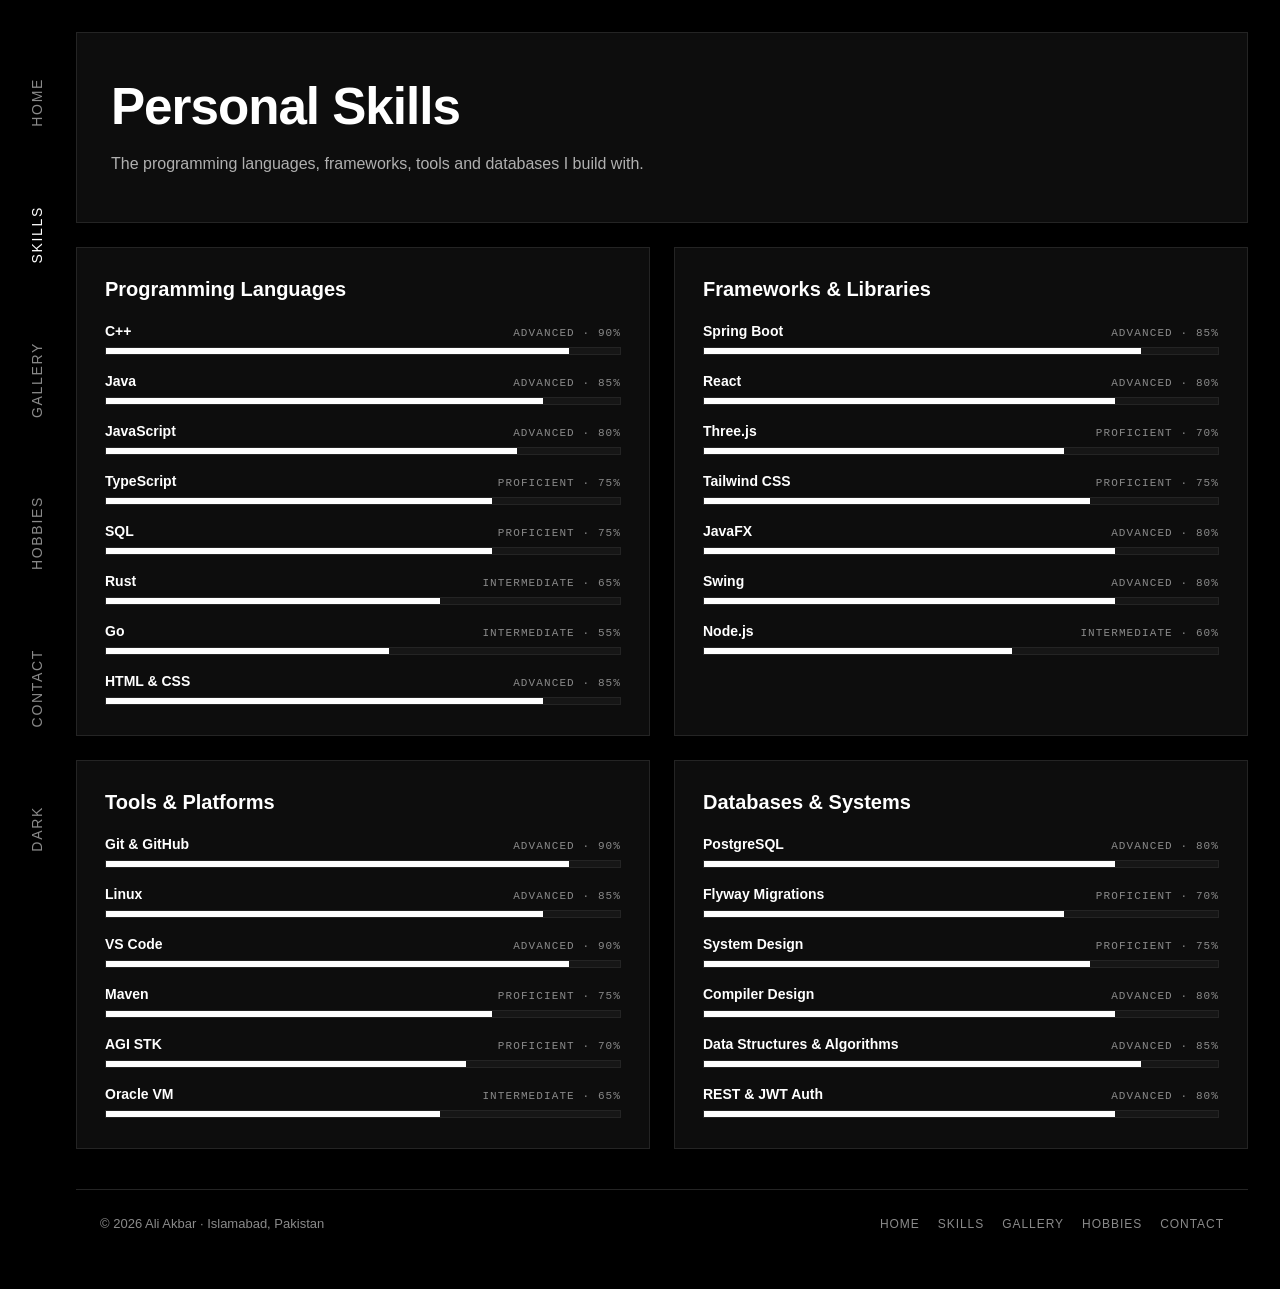
<file: skills.html>
<!DOCTYPE html>
<html lang="en" data-theme="dark">
<head>
  <meta charset="UTF-8">
  <meta name="viewport" content="width=device-width, initial-scale=1.0">
  <title>Personal Skills - Ali Akbar</title>
  <meta name="description" content="Programming languages, frameworks, tools and databases used by Ali Akbar.">
  <meta name="author" content="Ali Akbar">
  <link rel="icon" href="images/portfolio.png">
  <link rel="stylesheet" href="css/style.css">
  <script>
    (function () {
      try {
        var saved = localStorage.getItem('portfolio-theme');
        var theme = (saved === 'light' || saved === 'dark') ? saved : 'dark';
        document.documentElement.setAttribute('data-theme', theme);
      } catch (e) {
        document.documentElement.setAttribute('data-theme', 'dark');
      }
    })();
  </script>
</head>
<body>
  <nav class="side-nav" aria-label="Main navigation">
      <a href="index.html">Home</a>
      <a href="skills.html" class="active">Skills</a>
      <a href="gallery.html">Gallery</a>
      <a href="hobbies.html">Hobbies</a>
      <a href="contact.html">Contact</a>
    <button type="button" class="theme-toggle-side" onclick="toggleTheme()"
            aria-label="Toggle light and dark mode" data-theme-label>Dark</button>
  </nav>

  <nav class="dock-nav" aria-label="Main navigation">
    <div class="dock-inner">
        <a href="index.html">Home</a>
        <a href="skills.html" class="active">Skills</a>
        <a href="gallery.html">Gallery</a>
        <a href="hobbies.html">Hobbies</a>
        <a href="contact.html">Contact</a>
      <button type="button" onclick="toggleTheme()"
              aria-label="Toggle light and dark mode" data-theme-label>Dark</button>
    </div>
  </nav>

  <main class="main">
      <header class="card page-head">
        <h1>Personal Skills</h1>
        <p>The programming languages, frameworks, tools and databases I build with.</p>
      </header>

      <div class="wrap">
        <div class="skills-grid">
        <section class="card skill-panel">
          <h2>Programming Languages</h2>
          <div class="meter">
            <div class="meter-top">
              <span class="meter-name">C++</span>
              <span class="meter-level">Advanced &middot; 90%</span>
            </div>
            <div class="meter-track"><div class="meter-fill fill-90"></div></div>
          </div>
          <div class="meter">
            <div class="meter-top">
              <span class="meter-name">Java</span>
              <span class="meter-level">Advanced &middot; 85%</span>
            </div>
            <div class="meter-track"><div class="meter-fill fill-85"></div></div>
          </div>
          <div class="meter">
            <div class="meter-top">
              <span class="meter-name">JavaScript</span>
              <span class="meter-level">Advanced &middot; 80%</span>
            </div>
            <div class="meter-track"><div class="meter-fill fill-80"></div></div>
          </div>
          <div class="meter">
            <div class="meter-top">
              <span class="meter-name">TypeScript</span>
              <span class="meter-level">Proficient &middot; 75%</span>
            </div>
            <div class="meter-track"><div class="meter-fill fill-75"></div></div>
          </div>
          <div class="meter">
            <div class="meter-top">
              <span class="meter-name">SQL</span>
              <span class="meter-level">Proficient &middot; 75%</span>
            </div>
            <div class="meter-track"><div class="meter-fill fill-75"></div></div>
          </div>
          <div class="meter">
            <div class="meter-top">
              <span class="meter-name">Rust</span>
              <span class="meter-level">Intermediate &middot; 65%</span>
            </div>
            <div class="meter-track"><div class="meter-fill fill-65"></div></div>
          </div>
          <div class="meter">
            <div class="meter-top">
              <span class="meter-name">Go</span>
              <span class="meter-level">Intermediate &middot; 55%</span>
            </div>
            <div class="meter-track"><div class="meter-fill fill-55"></div></div>
          </div>
          <div class="meter">
            <div class="meter-top">
              <span class="meter-name">HTML &amp; CSS</span>
              <span class="meter-level">Advanced &middot; 85%</span>
            </div>
            <div class="meter-track"><div class="meter-fill fill-85"></div></div>
          </div>
        </section>
        <section class="card skill-panel">
          <h2>Frameworks &amp; Libraries</h2>
          <div class="meter">
            <div class="meter-top">
              <span class="meter-name">Spring Boot</span>
              <span class="meter-level">Advanced &middot; 85%</span>
            </div>
            <div class="meter-track"><div class="meter-fill fill-85"></div></div>
          </div>
          <div class="meter">
            <div class="meter-top">
              <span class="meter-name">React</span>
              <span class="meter-level">Advanced &middot; 80%</span>
            </div>
            <div class="meter-track"><div class="meter-fill fill-80"></div></div>
          </div>
          <div class="meter">
            <div class="meter-top">
              <span class="meter-name">Three.js</span>
              <span class="meter-level">Proficient &middot; 70%</span>
            </div>
            <div class="meter-track"><div class="meter-fill fill-70"></div></div>
          </div>
          <div class="meter">
            <div class="meter-top">
              <span class="meter-name">Tailwind CSS</span>
              <span class="meter-level">Proficient &middot; 75%</span>
            </div>
            <div class="meter-track"><div class="meter-fill fill-75"></div></div>
          </div>
          <div class="meter">
            <div class="meter-top">
              <span class="meter-name">JavaFX</span>
              <span class="meter-level">Advanced &middot; 80%</span>
            </div>
            <div class="meter-track"><div class="meter-fill fill-80"></div></div>
          </div>
          <div class="meter">
            <div class="meter-top">
              <span class="meter-name">Swing</span>
              <span class="meter-level">Advanced &middot; 80%</span>
            </div>
            <div class="meter-track"><div class="meter-fill fill-80"></div></div>
          </div>
          <div class="meter">
            <div class="meter-top">
              <span class="meter-name">Node.js</span>
              <span class="meter-level">Intermediate &middot; 60%</span>
            </div>
            <div class="meter-track"><div class="meter-fill fill-60"></div></div>
          </div>
        </section>
        <section class="card skill-panel">
          <h2>Tools &amp; Platforms</h2>
          <div class="meter">
            <div class="meter-top">
              <span class="meter-name">Git &amp; GitHub</span>
              <span class="meter-level">Advanced &middot; 90%</span>
            </div>
            <div class="meter-track"><div class="meter-fill fill-90"></div></div>
          </div>
          <div class="meter">
            <div class="meter-top">
              <span class="meter-name">Linux</span>
              <span class="meter-level">Advanced &middot; 85%</span>
            </div>
            <div class="meter-track"><div class="meter-fill fill-85"></div></div>
          </div>
          <div class="meter">
            <div class="meter-top">
              <span class="meter-name">VS Code</span>
              <span class="meter-level">Advanced &middot; 90%</span>
            </div>
            <div class="meter-track"><div class="meter-fill fill-90"></div></div>
          </div>
          <div class="meter">
            <div class="meter-top">
              <span class="meter-name">Maven</span>
              <span class="meter-level">Proficient &middot; 75%</span>
            </div>
            <div class="meter-track"><div class="meter-fill fill-75"></div></div>
          </div>
          <div class="meter">
            <div class="meter-top">
              <span class="meter-name">AGI STK</span>
              <span class="meter-level">Proficient &middot; 70%</span>
            </div>
            <div class="meter-track"><div class="meter-fill fill-70"></div></div>
          </div>
          <div class="meter">
            <div class="meter-top">
              <span class="meter-name">Oracle VM</span>
              <span class="meter-level">Intermediate &middot; 65%</span>
            </div>
            <div class="meter-track"><div class="meter-fill fill-65"></div></div>
          </div>
        </section>
        <section class="card skill-panel">
          <h2>Databases &amp; Systems</h2>
          <div class="meter">
            <div class="meter-top">
              <span class="meter-name">PostgreSQL</span>
              <span class="meter-level">Advanced &middot; 80%</span>
            </div>
            <div class="meter-track"><div class="meter-fill fill-80"></div></div>
          </div>
          <div class="meter">
            <div class="meter-top">
              <span class="meter-name">Flyway Migrations</span>
              <span class="meter-level">Proficient &middot; 70%</span>
            </div>
            <div class="meter-track"><div class="meter-fill fill-70"></div></div>
          </div>
          <div class="meter">
            <div class="meter-top">
              <span class="meter-name">System Design</span>
              <span class="meter-level">Proficient &middot; 75%</span>
            </div>
            <div class="meter-track"><div class="meter-fill fill-75"></div></div>
          </div>
          <div class="meter">
            <div class="meter-top">
              <span class="meter-name">Compiler Design</span>
              <span class="meter-level">Advanced &middot; 80%</span>
            </div>
            <div class="meter-track"><div class="meter-fill fill-80"></div></div>
          </div>
          <div class="meter">
            <div class="meter-top">
              <span class="meter-name">Data Structures &amp; Algorithms</span>
              <span class="meter-level">Advanced &middot; 85%</span>
            </div>
            <div class="meter-track"><div class="meter-fill fill-85"></div></div>
          </div>
          <div class="meter">
            <div class="meter-top">
              <span class="meter-name">REST &amp; JWT Auth</span>
              <span class="meter-level">Advanced &middot; 80%</span>
            </div>
            <div class="meter-track"><div class="meter-fill fill-80"></div></div>
          </div>
        </section>
        </div>
      </div>


      <footer class="site-footer">
        <p>&copy; 2026 Ali Akbar &middot; Islamabad, Pakistan</p>
        <div class="footer-links">
          <a href="index.html">Home</a>
          <a href="skills.html">Skills</a>
          <a href="gallery.html">Gallery</a>
          <a href="hobbies.html">Hobbies</a>
          <a href="contact.html">Contact</a>
        </div>
      </footer>
  </main>

  <script>
    function paintThemeLabels() {
      var light = document.documentElement.getAttribute('data-theme') === 'light';
      var nodes = document.querySelectorAll('[data-theme-label]');
      for (var i = 0; i < nodes.length; i++) { nodes[i].textContent = light ? 'Light' : 'Dark'; }
    }
    function toggleTheme() {
      var light = document.documentElement.getAttribute('data-theme') === 'light';
      var next = light ? 'dark' : 'light';
      document.documentElement.setAttribute('data-theme', next);
      try { localStorage.setItem('portfolio-theme', next); } catch (e) {}
      paintThemeLabels();
    }
    paintThemeLabels();
  </script>
</body>
</html>
</file>
<file: css/style.css>
/* Personal Portfolio
   Ali Akbar - 512234 - Section SE-15-A
   CS344 Web Engineering, Lab 3 */


*, *::before, *::after { box-sizing: border-box; margin: 0; padding: 0; }

:root {
  --bg: #000000;
  --panel: #0a0a0a;
  --card: #0d0d0d;
  --border: #242424;
  --border-strong: #3a3a3a;
  --text: #e8e8e8;
  --muted: #8a8a8a;
  --soft: #b0b0b0;
  --white: #ffffff;
  --accent: #ffffff;
  --chip-bg: #161616;
  --chip-fg: #d9d9d9;
  --btn-fg: #000000;
}

:root[data-theme="light"] {
  --bg: #f3f5f8;
  --panel: #ffffff;
  --card: #ffffff;
  --border: #dfe4ec;
  --border-strong: #b9c2cf;
  --text: #111827;
  --muted: #5f6773;
  --soft: #4b5563;
  --white: #111827;
  --accent: #111827;
  --chip-bg: #eef1f6;
  --chip-fg: #1f2937;
  --btn-fg: #ffffff;
}

body {
  background: var(--bg);
  color: var(--text);
  font-family: "DM Sans", "Segoe UI", Helvetica, Arial, sans-serif;
  min-height: 100vh;
  -webkit-font-smoothing: antialiased;
}
a { color: inherit; }
img { display: block; }

/* ============ VERTICAL SIDE NAVIGATION ============ */
.side-nav {
  position: fixed; left: 0; top: 0; height: 100vh; width: 44px; margin: 15px;
  display: flex; flex-direction: column; align-items: center; justify-content: space-around;
  padding: 24px 0; z-index: 100; background: var(--bg);
}
.side-nav a, .theme-toggle-side {
  writing-mode: vertical-rl; text-orientation: mixed; transform: rotate(180deg);
  font-size: 14px; font-weight: 500; letter-spacing: .12em; text-transform: uppercase;
  color: var(--muted); text-decoration: none; padding: 8px 0;
  background: transparent; border: 0; cursor: pointer; font-family: inherit;
}
.side-nav a:hover, .side-nav a.active, .theme-toggle-side:hover { color: var(--white); }

/* ============ BOTTOM DOCK NAVIGATION (small screens) ============ */
.dock-nav { position: fixed; bottom: 0; left: 0; right: 0; z-index: 140; display: none;
            background: var(--bg); border-top: 1px solid var(--border); }
.dock-inner { display: flex; align-items: stretch; justify-content: center;
              overflow-x: auto; scrollbar-width: none; }
.dock-inner::-webkit-scrollbar { display: none; }
.dock-inner a, .dock-inner button {
  flex: 1 0 auto; min-width: 70px; padding: 14px 10px; text-align: center;
  font-size: 11px; font-weight: 600; letter-spacing: .08em; text-transform: uppercase;
  color: var(--muted); text-decoration: none; background: transparent;
  border: 0; cursor: pointer; font-family: inherit;
}
.dock-inner a.active { color: var(--white); background: var(--chip-bg); }

/* ============ SHELL ============ */
.main { margin-left: 44px; width: calc(100% - 44px); padding: 32px; }
.wrap { width: 100%; max-width: 1240px; margin: 0 auto; }
.card { background: var(--card); border: 1px solid var(--border); }
.panel { background: var(--panel); border: 1px solid var(--border); padding: 64px 32px; margin-bottom: 24px; }

/* ============ HEADINGS ============ */
.page-head { max-width: 1240px; margin: 0 auto 24px; padding: 44px 34px; }
.page-head h1 { font-size: clamp(2.2rem, 4.5vw, 3.2rem); font-weight: 800; letter-spacing: -.02em;
                color: var(--white); margin-bottom: 14px; }
.page-head p { font-size: 16px; line-height: 1.75; color: var(--soft); max-width: 70ch; }
.section-head { margin-bottom: 40px; }
.section-head h2 { font-size: clamp(1.7rem, 3.2vw, 2.3rem); font-weight: 800; letter-spacing: -.02em;
                   color: var(--white); margin-bottom: 12px; }
.section-head p { font-size: 15px; line-height: 1.7; color: var(--soft); max-width: 80ch; }

/* ============ BUTTONS ============ */
.btn-primary, .btn-outline {
  padding: 13px 20px; font-size: 11px; font-weight: 700; letter-spacing: .08em;
  text-transform: uppercase; text-decoration: none; cursor: pointer; font-family: inherit;
  display: inline-flex; align-items: center; justify-content: center; gap: 8px; border: 1px solid transparent;
}
.btn-primary { background: var(--accent); color: var(--btn-fg); border-color: var(--accent); }
.btn-outline { background: transparent; color: var(--white); border-color: var(--border-strong); }
.btn-outline:hover { background: var(--chip-bg); }

/* ============ TAGS ============ */
.tags { display: flex; flex-wrap: wrap; gap: 8px; }
.tag { background: var(--chip-bg); border: 1px solid var(--border); padding: 6px 10px;
       font-size: 11.5px; color: var(--chip-fg); line-height: 1;
       font-family: "Space Mono", "Courier New", monospace; }

/* ============ FOOTER ============ */
.site-footer {
  max-width: 1240px; margin: 40px auto 0; padding: 26px 24px;
  border-top: 1px solid var(--border);
  display: flex; flex-wrap: wrap; gap: 14px; align-items: center; justify-content: space-between;
}
.site-footer p { font-size: 13px; color: var(--muted); }
.footer-links { display: flex; flex-wrap: wrap; gap: 18px; }
.footer-links a { font-size: 12px; letter-spacing: .08em; text-transform: uppercase;
                  color: var(--muted); text-decoration: none; }
.footer-links a:hover { color: var(--white); }

@media (max-width: 1024px) {
  .side-nav { display: none; }
  .dock-nav { display: block; }
  .main { margin-left: 0; width: 100%; padding: 16px 14px 90px; }
  .panel { padding: 44px 18px; }
  .page-head { padding: 32px 22px; }
  .site-footer { flex-direction: column; align-items: flex-start; }
}


/* Index */

#about { display: grid; grid-template-columns: repeat(12, minmax(0,1fr)); gap: 24px;
         width: 100%; max-width: 1240px; margin: 0 auto 24px; align-items: stretch; }

.hero-left { grid-column: span 4; padding: 36px 30px; display: flex; flex-direction: column;
             justify-content: space-between; }
.hero-name { font-size: clamp(2.6rem, 3vw, 5rem); font-weight: 700; line-height: .98;
             letter-spacing: -.03em; margin-bottom: 12px; color: var(--white); }
.hero-tag { font-family: "Space Mono", "Courier New", monospace; font-size: 16px;
            color: var(--soft); margin-bottom: 22px; }
.hero-tag .role { color: var(--white); }
.text-tech { color: var(--muted); }
.hero-desc { font-size: 15px; line-height: 1.75; color: var(--soft); margin-bottom: 26px; max-width: 44ch; }

.hero-stats { display: grid; grid-template-columns: 1fr 1fr; gap: 12px; margin-bottom: 24px; }
.stat-box { background: var(--chip-bg); border: 1px solid var(--border); padding: 15px; text-align: center; }
.stat-num { font-size: 30px; font-weight: 700; color: var(--white); display: block; line-height: 1; }
.stat-label { font-size: 11px; color: var(--muted); margin-top: 7px;
              letter-spacing: .05em; text-transform: uppercase; }
.hero-btns { display: flex; gap: 12px; margin-top: auto; }
.hero-btns .btn-primary, .hero-btns .btn-outline { flex: 1; }

.hero-center { grid-column: span 4; display: flex; flex-direction: column; }
.hero-photo-area { flex: 1; display: flex; align-items: center; justify-content: center;
                   padding: 22px 22px 10px; }
.hero-photo { width: 100%; max-width: 320px; min-height: 300px; height: 100%; object-fit: cover; }
.hero-photo-light { display: none; }
:root[data-theme="light"] .hero-photo-dark  { display: none; }
:root[data-theme="light"] .hero-photo-light { display: block; }

.hero-info { padding: 16px 24px 24px; display: flex; flex-direction: column; gap: 12px; }
.info-row { display: flex; align-items: center; gap: 10px; font-size: 13px; color: var(--soft); }
.info-row a { color: var(--soft); text-decoration: none; }
.info-row a:hover { color: var(--white); }
.info-row svg { flex-shrink: 0; color: var(--white); }

.hero-right { grid-column: span 4; display: grid; grid-template-rows: repeat(3, minmax(0,1fr)); gap: 12px; }
.skill-card { padding: 20px 22px; }
.skill-card h3 { font-size: 16px; font-weight: 700; color: var(--white); margin-bottom: 14px; }

@media (max-width: 1180px) {
  #about { grid-template-columns: repeat(2, minmax(0,1fr)); }
  .hero-left { grid-column: span 2; }
  .hero-center, .hero-right { grid-column: span 1; }
}
@media (max-width: 900px) {
  #about { grid-template-columns: 1fr; }
  .hero-left, .hero-center, .hero-right { grid-column: span 1; }
  .hero-right { display: flex; flex-direction: column; }
  .hero-btns { flex-direction: column; }
}

.about-card { max-width: 1240px; margin: 0 auto; padding: 36px 34px; }
.about-card h2 { font-size: 24px; font-weight: 700; color: var(--white);
                 text-align: center; margin-bottom: 26px; }
.about-columns { display: grid; grid-template-columns: 1fr 1fr; gap: 32px; }
.about-text { font-size: 14.5px; line-height: 1.78; color: var(--soft); }
.about-sub { font-size: 17px; font-weight: 700; color: var(--white); margin: 28px 0 16px; }
.about-grid { display: grid; grid-template-columns: 1fr 1fr; gap: 14px; }
.about-item { display: flex; align-items: center; gap: 12px; font-size: 14px; color: var(--soft); }
.about-dot { width: 7px; height: 7px; background: var(--accent); flex-shrink: 0; }
@media (max-width: 900px) {
  .about-card { padding: 26px 22px; }
  .about-columns, .about-grid { grid-template-columns: 1fr; gap: 18px; }
}


/* Skills */

.skills-grid { display: grid; grid-template-columns: repeat(2, minmax(0,1fr)); gap: 24px; margin-bottom: 24px; }
.skill-panel { padding: 30px 28px; }
.skill-panel h2 { font-size: 20px; font-weight: 700; color: var(--white); margin-bottom: 22px; }

.meter { margin-bottom: 18px; }
.meter:last-child { margin-bottom: 0; }
.meter-top { display: flex; justify-content: space-between; align-items: baseline; margin-bottom: 8px; gap: 12px; }
.meter-name { font-size: 14px; font-weight: 600; color: var(--white); }
.meter-level { font-family: "Space Mono", "Courier New", monospace; font-size: 11px;
               letter-spacing: .1em; text-transform: uppercase; color: var(--muted); }
.meter-track { height: 8px; background: var(--chip-bg); border: 1px solid var(--border); }
.meter-fill { height: 100%; background: var(--accent); }

@media (max-width: 980px) {
  .skills-grid { grid-template-columns: 1fr; }
}


/* Gallery */

.gallery-grid { display: grid; grid-template-columns: repeat(3, minmax(0,1fr)); gap: 24px; }

.shot { display: flex; flex-direction: column; overflow: hidden; }
.shot-frame { display: block; border-bottom: 1px solid var(--border); }
.shot-frame img { width: 100%; aspect-ratio: 16 / 9; object-fit: cover; object-position: top center; }

.shot-body { padding: 22px 22px 24px; display: flex; flex-direction: column; flex: 1; }
.shot-cat { font-family: "Space Mono", "Courier New", monospace; font-size: 10.5px;
            letter-spacing: .16em; text-transform: uppercase; color: var(--muted); margin-bottom: 10px; }
.shot-title { font-size: 18px; font-weight: 700; color: var(--white); line-height: 1.3; margin-bottom: 10px; }
.shot-caption { font-size: 13.5px; line-height: 1.7; color: var(--soft); margin-bottom: 18px; }
.shot-tags { display: flex; flex-wrap: wrap; gap: 7px; margin-top: auto; margin-bottom: 18px; }
.shot-tags span { font-size: 10.5px; padding: 5px 9px; border: 1px solid var(--border);
                  background: var(--chip-bg); color: var(--chip-fg); }
.shot-links { display: flex; flex-wrap: wrap; gap: 9px; }
.shot-links a {
  font-size: 11px; font-weight: 700; letter-spacing: .07em; text-transform: uppercase;
  padding: 9px 13px; text-decoration: none; border: 1px solid var(--border-strong);
  color: var(--white); background: transparent;
}
.shot-links a:hover { background: var(--chip-bg); }
.shot-links a.solid { background: var(--accent); color: var(--btn-fg); border-color: var(--accent); }

/* Full-size overlay, opened with the CSS :target selector */
.lightbox {
  position: fixed; inset: 0; z-index: 300; display: none;
  align-items: center; justify-content: center; padding: 32px; background: rgba(0,0,0,.95);
}
.lightbox:target { display: flex; }
.lightbox img { max-width: 100%; max-height: 80vh; object-fit: contain; border: 1px solid var(--border-strong); }
.lightbox figcaption { margin-top: 16px; text-align: center; color: #d8d8d8; font-size: 14px;
                       line-height: 1.6; max-width: 70ch; }
.lightbox figcaption strong { display: block; color: #fff; font-size: 17px; margin-bottom: 6px; }
.lightbox-close {
  position: absolute; top: 24px; right: 28px; width: 46px; height: 46px; z-index: 2;
  display: inline-flex; align-items: center; justify-content: center; text-decoration: none;
  color: #fff; font-size: 26px; line-height: 1; border: 1px solid rgba(255,255,255,.35);
  background: rgba(255,255,255,.06);
}
.lightbox-backdrop { position: absolute; inset: 0; }
.lightbox figure { position: relative; z-index: 1; display: flex; flex-direction: column; align-items: center; }

@media (max-width: 1100px) { .gallery-grid { grid-template-columns: repeat(2, minmax(0,1fr)); } }
@media (max-width: 700px)  { .gallery-grid { grid-template-columns: 1fr; } .lightbox { padding: 16px; } }


/* Hobbies */

.hobby { display: grid; grid-template-columns: 1.05fr 1fr; margin-bottom: 24px; overflow: hidden; }
.hobby.flip .hobby-media { order: 2; }
.hobby-media { min-height: 360px; }
.hobby-media img { width: 100%; height: 100%; min-height: 360px; object-fit: cover; }
.hobby-body { padding: 36px 34px; display: flex; flex-direction: column; justify-content: center; }
.hobby-body h2 { font-size: clamp(1.6rem, 3vw, 2.1rem); font-weight: 800; color: var(--white);
                 line-height: 1.15; letter-spacing: -.01em; margin-bottom: 16px; }
.hobby-body p { font-size: 14.5px; line-height: 1.78; color: var(--soft); margin-bottom: 14px; }

.facts { display: grid; gap: 11px; margin: 8px 0 20px; }
.fact { display: flex; gap: 12px; align-items: flex-start; font-size: 13.5px;
        line-height: 1.62; color: var(--soft); }
.fact b { color: var(--white); font-weight: 600; }
.fact-mark { flex-shrink: 0; width: 22px; height: 22px; margin-top: 1px;
             display: inline-flex; align-items: center; justify-content: center;
             border: 1px solid var(--border); background: var(--chip-bg);
             font-family: "Space Mono", "Courier New", monospace; font-size: 10px; color: var(--white); }

@media (max-width: 900px) {
  .hobby { grid-template-columns: 1fr; }
  .hobby.flip .hobby-media { order: 0; }
  .hobby-media, .hobby-media img { min-height: 260px; }
  .hobby-body { padding: 28px 24px; }
}


/* Contact */

.contact-card { max-width: 760px; margin: 0 auto; padding: 40px 36px; }
.contact-card h2 { font-size: 30px; font-weight: 700; color: var(--white); margin-bottom: 12px; }
.contact-card > p.intro { font-size: 15px; line-height: 1.75; color: var(--soft); margin-bottom: 30px; }

.contact-meta { display: grid; grid-template-columns: 1fr 1fr; gap: 22px; margin-bottom: 30px; }
.contact-meta h3 { font-size: 13px; font-weight: 700; color: var(--white);
                   letter-spacing: .08em; text-transform: uppercase; margin-bottom: 6px; }
.contact-meta p, .contact-meta a { color: var(--soft); font-size: 14.5px;
                                   line-height: 1.55; text-decoration: none; }
.contact-meta a:hover { color: var(--white); }

.contact-download {
  display: inline-flex; align-items: center; justify-content: center; width: 100%;
  padding: 15px; border: 1px solid var(--border-strong); background: transparent;
  color: var(--white); font-size: 13px; font-weight: 700; letter-spacing: .08em;
  text-transform: uppercase; text-decoration: none; margin-bottom: 30px;
}
.contact-download:hover { background: var(--chip-bg); }

.social-title { font-size: 13px; font-weight: 700; color: var(--white);
                letter-spacing: .08em; text-transform: uppercase; margin-bottom: 14px; }
.social-grid { display: flex; flex-wrap: wrap; gap: 10px; }
.social-chip {
  display: inline-flex; align-items: center; gap: 9px; height: 52px; padding: 0 18px;
  border: 1px solid var(--border); background: var(--chip-bg); color: var(--chip-fg);
  text-decoration: none; font-size: 14px; font-weight: 600;
}
.social-chip:hover { border-color: var(--border-strong); color: var(--white); }
.social-chip svg { width: 19px; height: 19px; flex-shrink: 0; }
.social-chip img { width: 19px; height: 19px; object-fit: contain; flex-shrink: 0; }
:root:not([data-theme="light"]) .social-chip img { filter: invert(1) grayscale(1) brightness(1.6); }

@media (max-width: 640px) {
  .contact-card { padding: 28px 22px; }
  .contact-meta { grid-template-columns: 1fr; gap: 18px; }
}


/* Proficiency bar widths */

.fill-55 { width: 55%; }
.fill-60 { width: 60%; }
.fill-65 { width: 65%; }
.fill-70 { width: 70%; }
.fill-75 { width: 75%; }
.fill-80 { width: 80%; }
.fill-85 { width: 85%; }
.fill-90 { width: 90%; }
</file>
